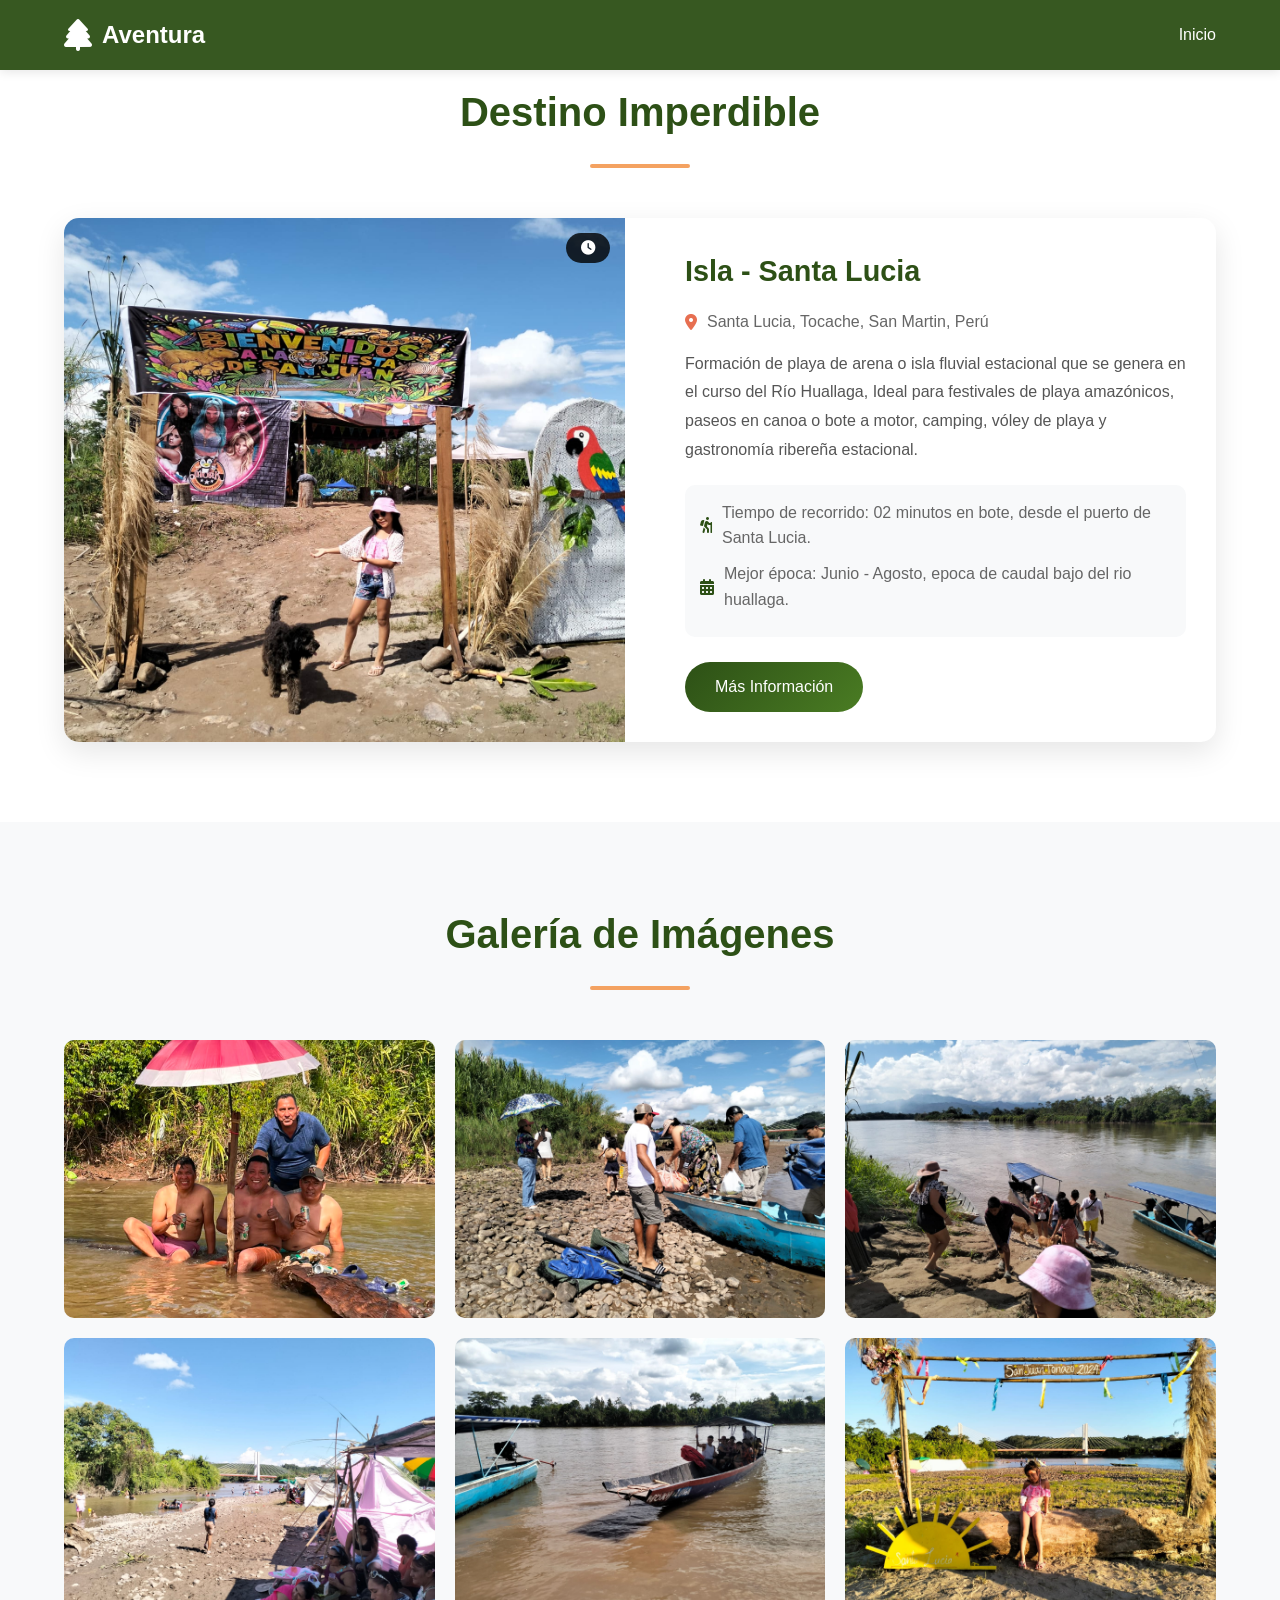
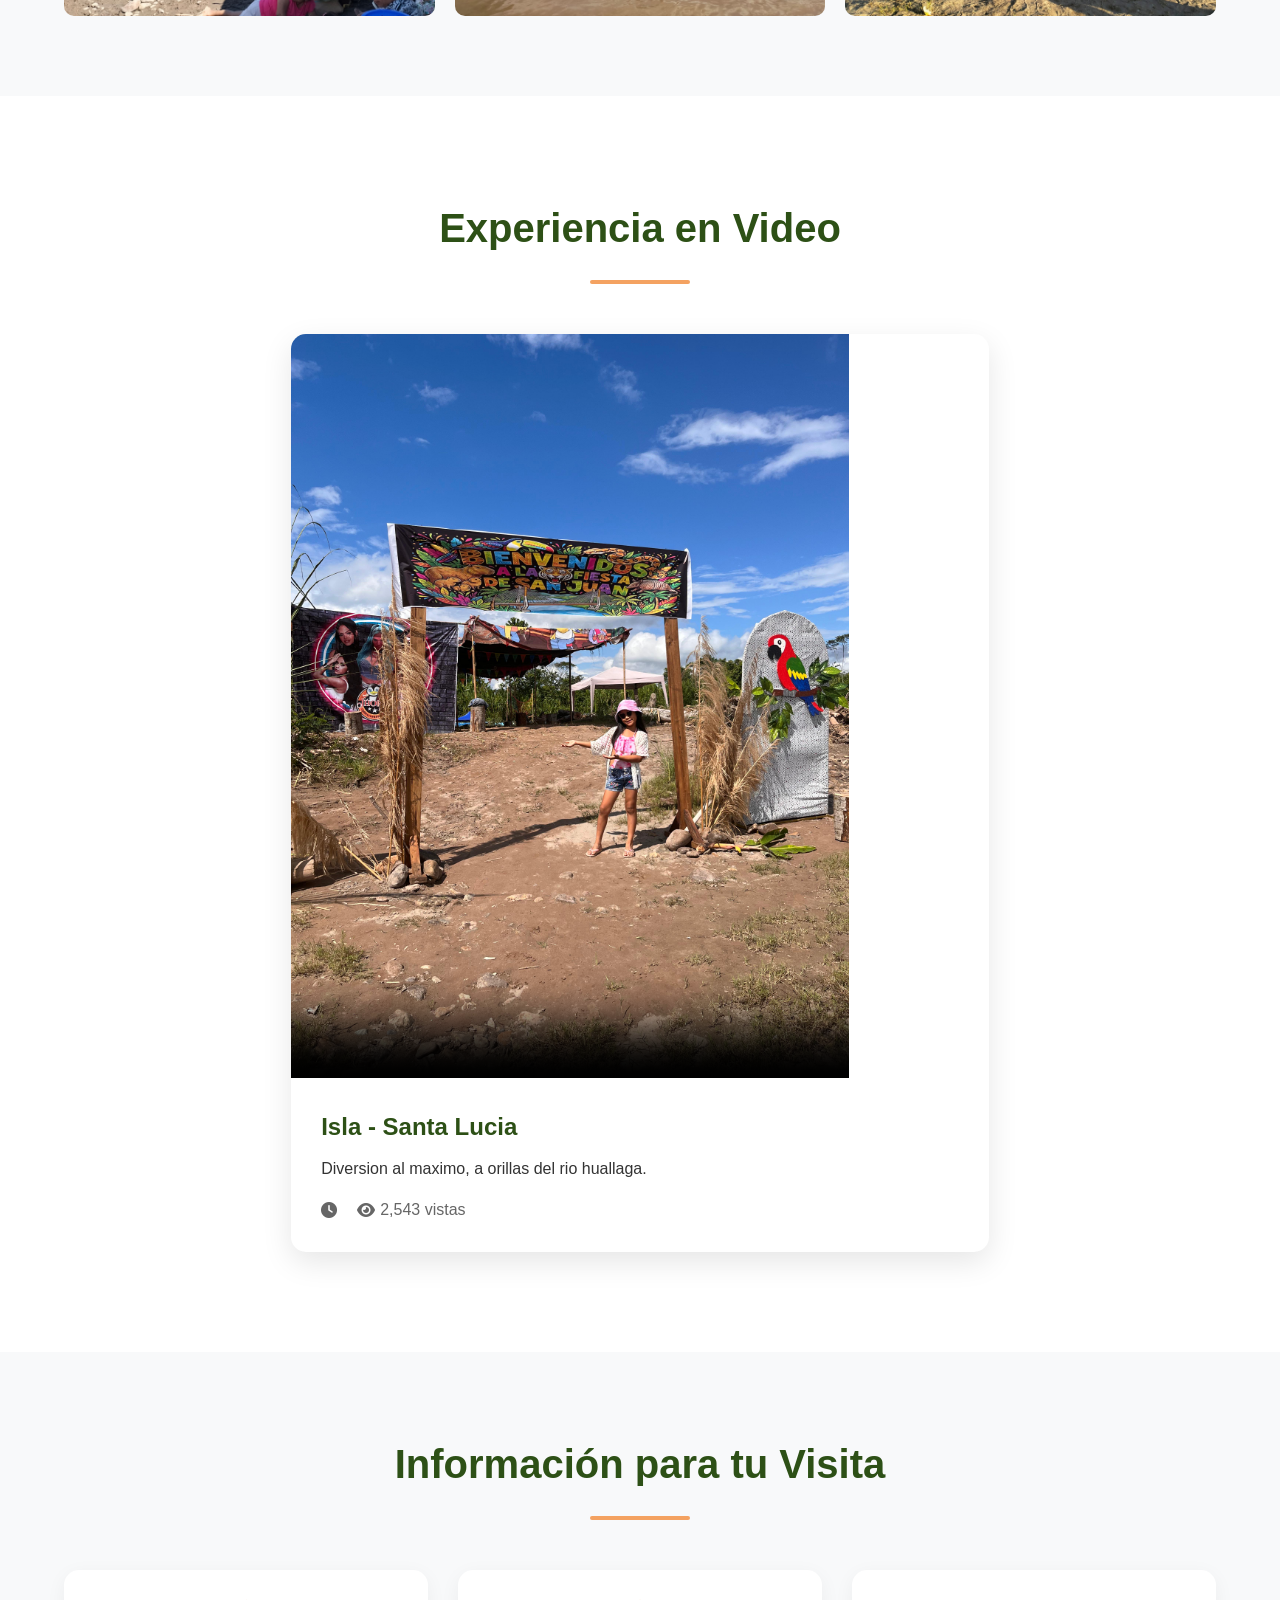
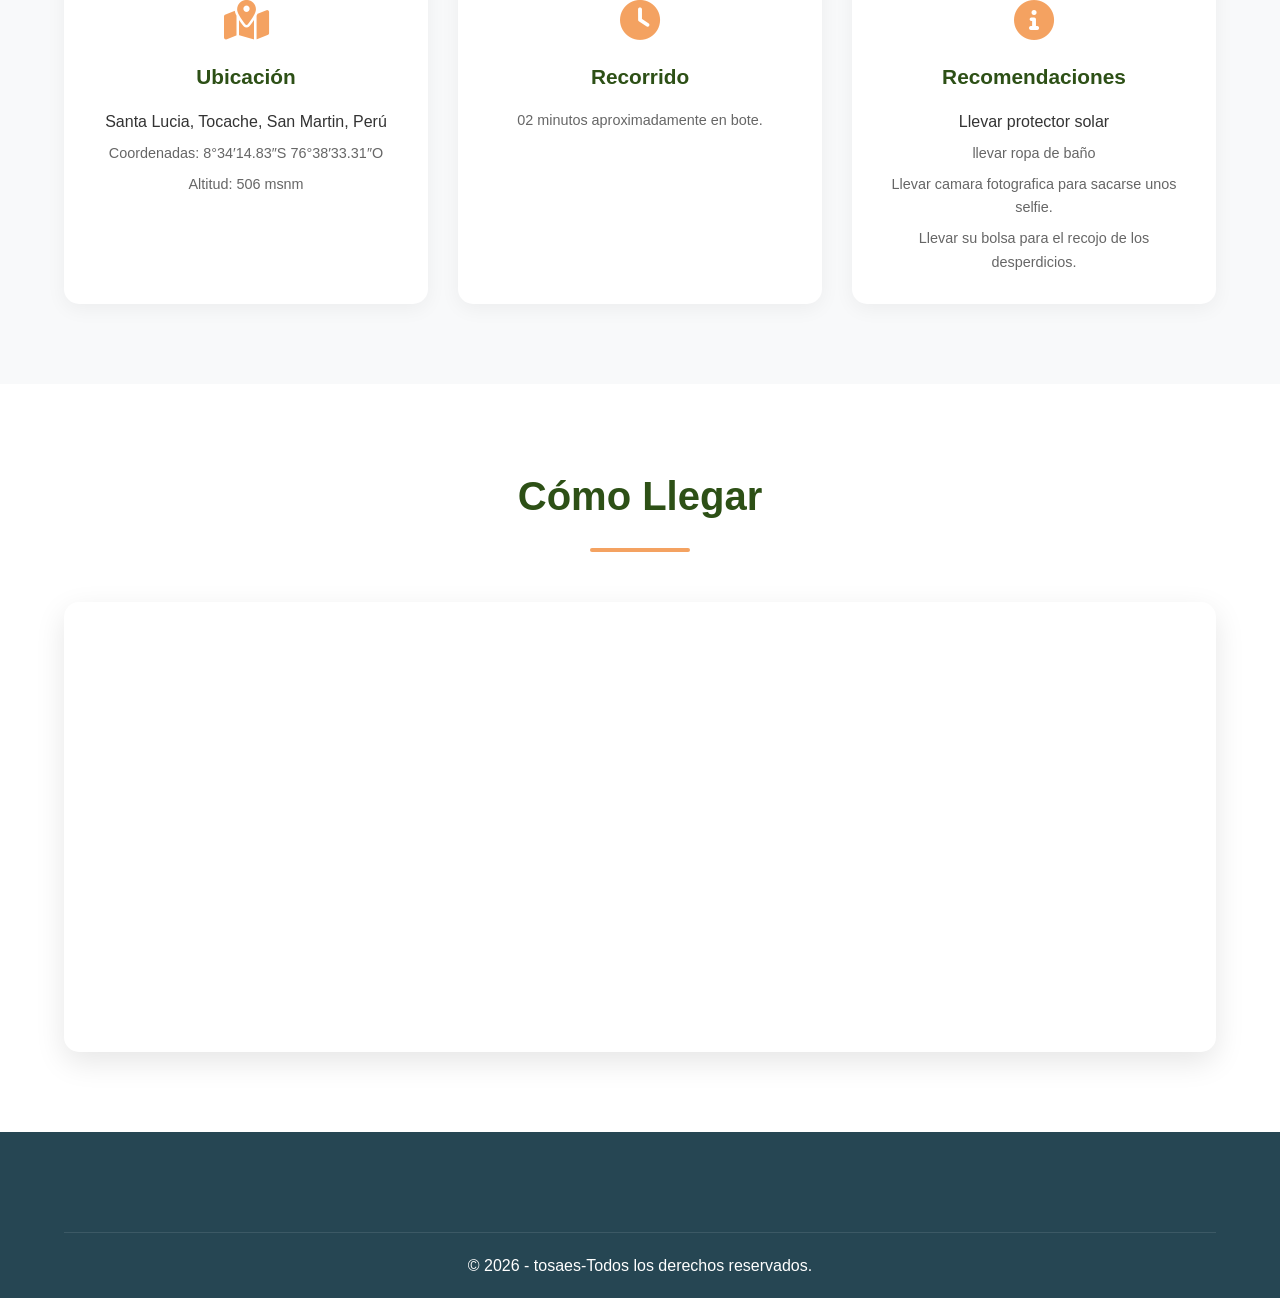
<file: isla.html>
<!DOCTYPE html>
<html lang="es">
<head>
    <meta charset="UTF-8">
    <meta name="viewport" content="width=device-width, initial-scale=1.0">
    <title>Conozca Santa Lucia</title>
    <link rel="stylesheet" href="https://cdnjs.cloudflare.com/ajax/libs/font-awesome/6.0.0-beta3/css/all.min.css">
    <link rel="stylesheet" href="css/tur-styles.css">
</head>
<body>
    <!-- Header/Navbar -->
    <header class="header">
        <nav class="navbar">
            <div class="logo">
                <i class="fa-solid fa-tree"></i>
                <span>Aventura</span>
            </div>
            <ul class="nav-menu">
                <li><a href="index.html">Inicio</a></li>
                <!--<li><a href="#destinos">Destinos</a></li>
                <li><a href="#galeria">Galería</a></li>
                <li><a href="#informacion">Información</a></li>
                <li><a href="#contacto">Contacto</a></li>-->
            </ul>
            <div class="menu-toggle">
                <i class="fas fa-bars"></i>
            </div>
        </nav>
    </header>

    <!-- Sección Principal -->
    
    <!-- Sección de Destinos -->
    <section id="destinos" class="destinos">
        <h2>Destino Imperdible</h2>
        <div class="destinos-grid">
            <!-- Destino 1 -->
            <div class="destino-card">
                <div class="destino-imagen">
                    <img src="img/isla1.jpeg" alt="santa lucia">
                    <div class="destino-overlay">
                        <span class="tiempo-badge">
                            <i class="fas fa-clock"></i> 
                        </span>
                    </div>
                </div>
                <div class="destino-info">
                    <h3>Isla - Santa Lucia</h3>
                    <div class="ubicacion">
                        <i class="fas fa-map-marker-alt"></i>
                        <p>Santa Lucia, Tocache, San Martin, Perú</p>
                    </div>
                    <p class="descripcion">
                        Formación de playa de arena o isla fluvial estacional que se genera en 
                        el curso del Río Huallaga, Ideal para festivales de playa amazónicos, 
                        paseos en canoa o bote a motor, camping, vóley de playa y gastronomía ribereña estacional.
                    </p>
                    <div class="detalles">
                        <div class="detalle-item">
                            <i class="fas fa-hiking"></i>
                            <span>Tiempo de recorrido: 02 minutos en bote, desde el puerto de Santa Lucia.</span>
                        </div>

                        <div class="detalle-item">
                            <i class="fas fa-calendar-alt"></i>
                            <span>Mejor época: Junio - Agosto, epoca de caudal bajo del rio huallaga.</span>
                        </div>
                    </div>
                    <a href="#" class="btn-destino">Más Información</a>
                </div>
            </div>

        </div>
    </section>

    <!-- Galería de Imágenes -->
    <section id="galeria" class="galeria">
        <h2>Galería de Imágenes</h2>
        <div class="galeria-grid">
            <div class="galeria-item">
                <img src="img/isla2.jpeg" alt="Vista panorámica">
                <div class="galeria-overlay">
                    <h3>Entre amigos</h3>
                    <p>Disfrutar de un refrescante baño entre patas.</p>
                </div>
            </div>
            <div class="galeria-item">
                <img src="img/isla8.jpeg" alt="Templo del Sol">
                <div class="galeria-overlay">
                    <h3>Bienvenidos</h3>
                    <p>Muchas familias acuden a pasar un buen fin de semana</p>
                </div>
            </div>
            <div class="galeria-item">
                <img src="img/isla9.jpeg" alt="Camino Inca">
                <div class="galeria-overlay">
                    <h3>Salir de la rutina</h3>
                    <p>salir de la rutina y darse un paseo en bote.</p>
                </div>
            </div>

            <div class="galeria-item">
                <img src="img/isla10.jpeg" alt="Camino Inca">
                <div class="galeria-overlay">
                    <h3>En familia</h3>
                    <p>A disfrutar los ricos juanes en familia en las fiestas de san juan.</p>
                </div>
            </div>

            <div class="galeria-item">
                <img src="img/isla11.jpeg" alt="Camino Inca">
                <div class="galeria-overlay">
                    <h3>Paseo en bote</h3>
                    <p>Disfruta pasear en bote.</p>
                </div>
            </div>

            <div class="galeria-item">
                <img src="img/isla.jpeg" alt="Camino Inca">
                <div class="galeria-overlay">
                    <h3>Arena y sol</h3>
                    <p>una maravillosa tarde.</p>
                </div>
            </div>
        </div>
    </section>

    <!-- Sección de Video -->
    <section class="video-section">
        <h2>Experiencia en Video</h2>
        <div class="video-container">
            <div class="video-wrapper">
                <video controls poster="img/isla3.jpeg">
                    <source src="https://www.muniaucayacu.gob.pe/msantalu/isla-amor.mp4" type="video/mp4">
                    Tu navegador no soporta el elemento de video.
                </video>
                <div class="video-info">
                    <h3>Isla - Santa Lucia</h3>
                    <p>Diversion al maximo, a orillas del rio huallaga.</p>
                    <div class="video-detalles">
                        <span><i class="fas fa-clock"></i> </span>
                        <span><i class="fas fa-eye"></i> 2,543 vistas</span>
                    </div>
                </div>
            </div>
        </div>
    </section>

    <!-- Información Detallada -->
    <section id="informacion" class="informacion">
        <h2>Información para tu Visita</h2>
        <div class="info-grid">
            <div class="info-card">
                <i class="fas fa-map-marked-alt"></i>
                <h3>Ubicación</h3>
                <p>Santa Lucia, Tocache, San Martin, Perú</p>
                <p class="info-detalle">Coordenadas: 8°34′14.83″S 76°38′33.31″O</p>
                <p class="info-detalle">Altitud: 506 msnm</p>
            </div>
            
            <div class="info-card">
                <i class="fas fa-clock"></i>
                <h3>Recorrido</h3>
                <p class="info-detalle">02 minutos aproximadamente en bote.</p>
            </div>
            
            <!--<div class="info-card">
                <i class="fas fa-ticket-alt"></i>
                <h3>Entradas y Precios</h3>
                <p>Adultos: S/ 152.00</p>
                <p class="info-detalle">Estudiantes: S/ 77.00</p>
                <p class="info-detalle">Niños: S/ 70.00</p>
                <p class="info-detalle">Reserva anticipada requerida</p>
            </div>-->
            
            <div class="info-card">
                <i class="fas fa-info-circle"></i>
                <h3>Recomendaciones</h3>
                <p>Llevar protector solar</p>
                <p class="info-detalle">llevar ropa de baño</p>
                <p class="info-detalle">Llevar camara fotografica para sacarse unos selfie.</p>
                <p class="info-detalle">Llevar su bolsa para el recojo de los desperdicios.</p>
            </div>
        </div>
    </section>

    <!-- Mapa -->
    <section class="mapa-section">
        <h2>Cómo Llegar</h2>
        <div class="mapa-container">
            <iframe 
                src="https://www.google.com/maps/embed?pb=!1m14!1m12!1m3!1d3120.05607710069!2d-76.38301940717645!3d-8.340872338848348!2m3!1f0!2f0!3f0!3m2!1i1024!2i768!4f13.1!5e1!3m2!1ses!2spe!4v1782656183377!5m2!1ses!2spe"
                width="100%" 
                height="450" 
                style="border:0;" 
                allowfullscreen="" 
                loading="lazy">
            </iframe>
        </div>
    </section>

    <!-- Sección de Contacto -->
    <!--<section id="contacto" class="contacto">
        <h2>Reserva tu Aventura</h2>
        <div class="contacto-container">
            <form class="contacto-form">
                <div class="form-group">
                    <label for="nombre">Nombre completo</label>
                    <input type="text" id="nombre" required>
                </div>
                <div class="form-group">
                    <label for="email">Correo electrónico</label>
                    <input type="email" id="email" required>
                </div>
                <div class="form-group">
                    <label for="fecha">Fecha deseada</label>
                    <input type="date" id="fecha" required>
                </div>
                <div class="form-group">
                    <label for="personas">Número de personas</label>
                    <input type="number" id="personas" min="1" max="20" required>
                </div>
                <div class="form-group">
                    <label for="mensaje">Mensaje o consulta</label>
                    <textarea id="mensaje" rows="4"></textarea>
                </div>
                <button type="submit" class="btn-primary">Enviar Consulta</button>
            </form>
            <div class="contacto-info">
                <h3>Información de Contacto</h3>
                <div class="info-contacto-item">
                    <i class="fas fa-phone"></i>
                    <p>+51 984 567 890</p>
                </div>
                <div class="info-contacto-item">
                    <i class="fas fa-envelope"></i>
                    <p>info@turismoaventura.com</p>
                </div>
                <div class="info-contacto-item">
                    <i class="fas fa-map-marker-alt"></i>
                    <p>Av. Sol 456, Cusco, Perú</p>
                </div>
                <div class="redes-sociales">
                    <a href="#"><i class="fab fa-facebook"></i></a>
                    <a href="#"><i class="fab fa-instagram"></i></a>
                    <a href="#"><i class="fab fa-youtube"></i></a>
                    <a href="#"><i class="fab fa-whatsapp"></i></a>
                </div>
            </div>
        </div>
    </section>-->

    <!-- Footer -->
    <footer class="footer">
        <!--<div class="footer-content">
            <div class="footer-section">
                <h3>Turismo Aventura</h3>
                <p>Tu agencia de viajes de confianza para descubrir las maravillas del Perú.</p>
            </div>
            <div class="footer-section">
                <h3>Enlaces Rápidos</h3>
                <ul>
                    <li><a href="#inicio">Inicio</a></li>
                    <li><a href="#destinos">Destinos</a></li>
                    <li><a href="#galeria">Galería</a></li>
                    <li><a href="#contacto">Contacto</a></li>
                </ul>
            </div>
            <div class="footer-section">
                <h3>Newsletter</h3>
                <p>Suscríbete para recibir ofertas especiales</p>
                <form class="newsletter-form">
                    <input type="email" placeholder="Tu email">
                    <button type="submit">Suscribir</button>
                </form>
            </div>
        </div>-->
        <div class="footer-bottom">
            <p>&copy; 2026 - tosaes-Todos los derechos reservados.</p>
        </div>
    </footer>

    <script src="js/tur-script.js"></script>
</body>
</html>
</file>
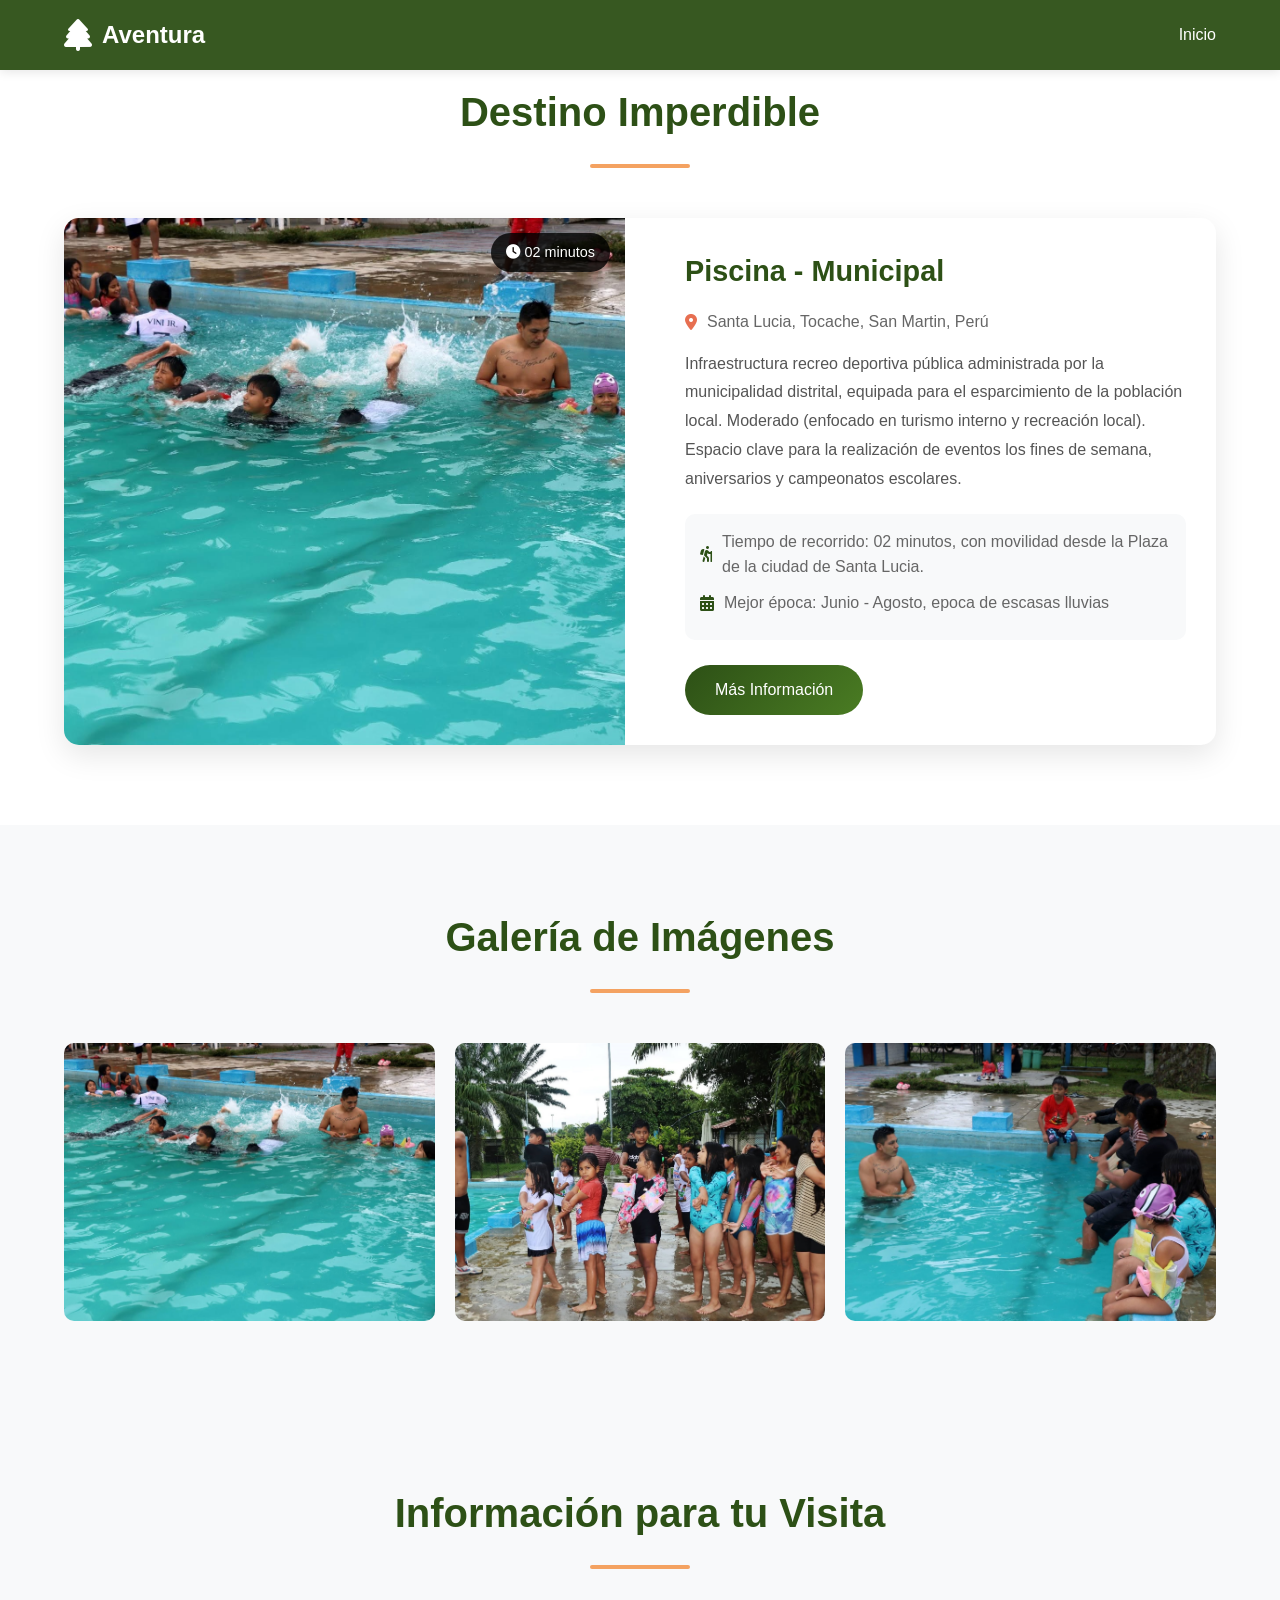
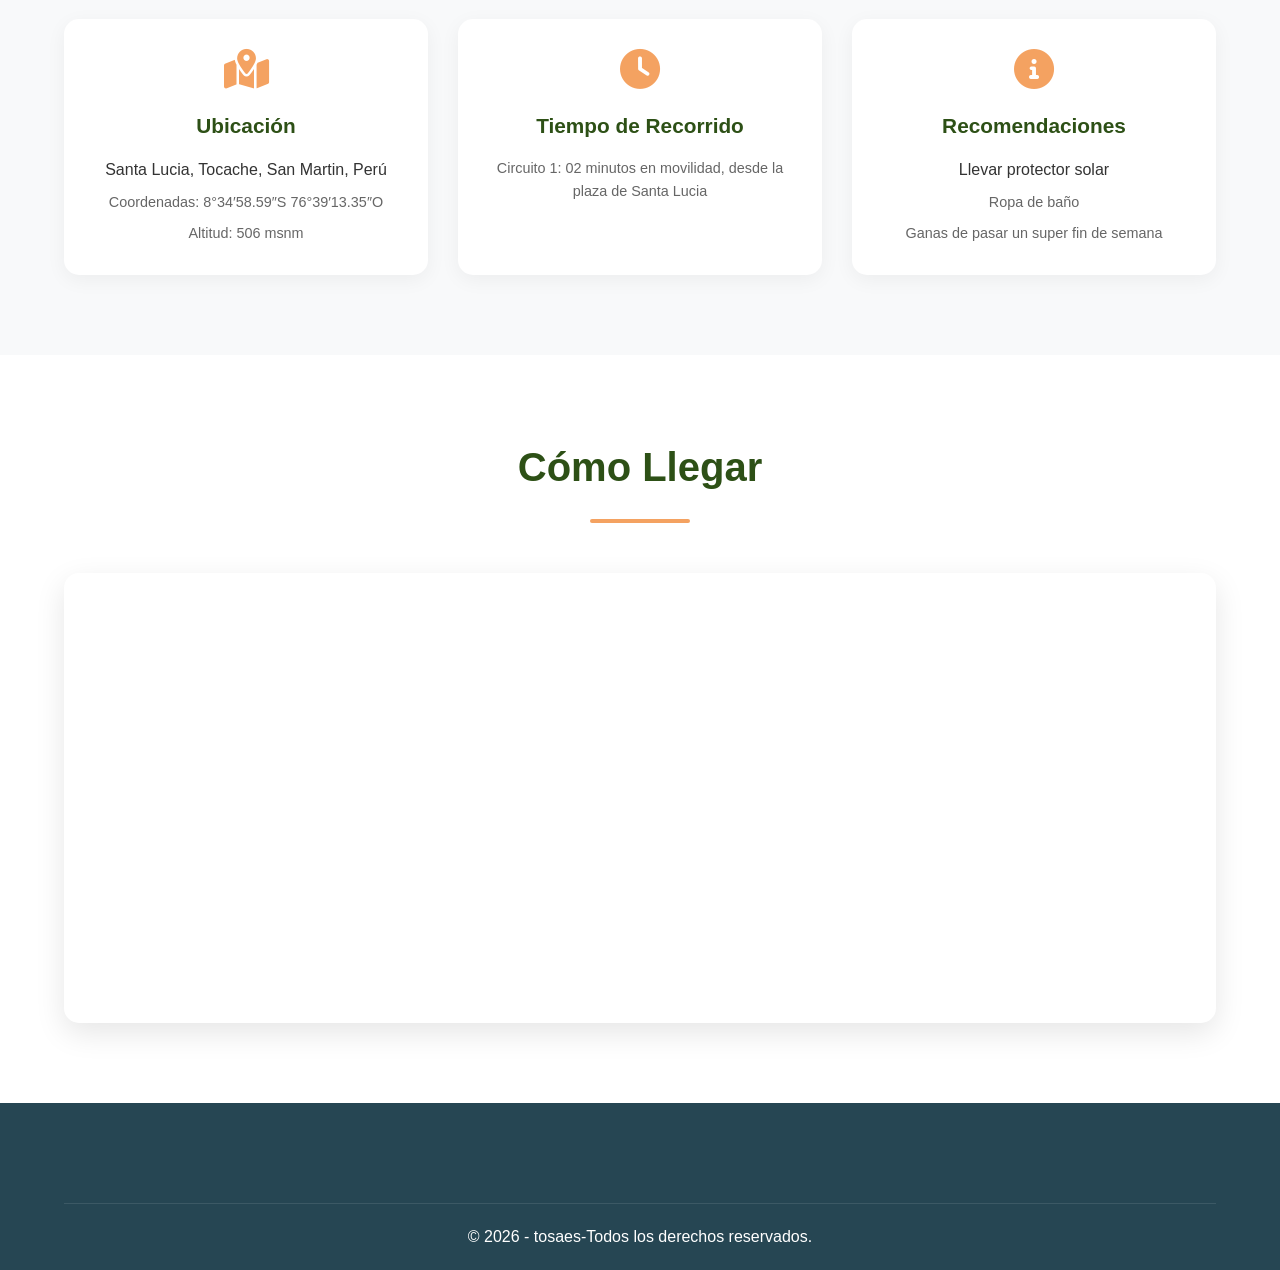
<file: piscina.html>
<!DOCTYPE html>
<html lang="es">
<head>
    <meta charset="UTF-8">
    <meta name="viewport" content="width=device-width, initial-scale=1.0">
    <title>Conozca Santa Lucia</title>
    <link rel="stylesheet" href="https://cdnjs.cloudflare.com/ajax/libs/font-awesome/6.0.0-beta3/css/all.min.css">
    <link rel="stylesheet" href="css/tur-styles.css">
</head>
<body>
    <!-- Header/Navbar -->
    <header class="header">
        <nav class="navbar">
            <div class="logo">
                <i class="fa-solid fa-tree"></i>
                <span>Aventura</span>
            </div>
            <ul class="nav-menu">
                <li><a href="index.html">Inicio</a></li>
                <!--<li><a href="#destinos">Destinos</a></li>
                <li><a href="#galeria">Galería</a></li>
                <li><a href="#informacion">Información</a></li>
                <li><a href="#contacto">Contacto</a></li>-->
            </ul>
            <div class="menu-toggle">
                <i class="fas fa-bars"></i>
            </div>
        </nav>
    </header>

    <!-- Sección Principal -->
    
    <!-- Sección de Destinos -->
    <section id="destinos" class="destinos">
        <h2>Destino Imperdible</h2>
        <div class="destinos-grid">
            <!-- Destino 1 -->
            <div class="destino-card">
                <div class="destino-imagen">
                    <img src="img/piscina.jpg" alt="santa lucia">
                    <div class="destino-overlay">
                        <span class="tiempo-badge">
                            <i class="fas fa-clock"></i> 02 minutos
                        </span>
                    </div>
                </div>
                <div class="destino-info">
                    <h3>Piscina - Municipal</h3>
                    <div class="ubicacion">
                        <i class="fas fa-map-marker-alt"></i>
                        <p>Santa Lucia, Tocache, San Martin, Perú</p>
                    </div>
                    <p class="descripcion">
                        Infraestructura recreo deportiva pública administrada por la municipalidad distrital, 
                        equipada para el esparcimiento de la población local. 
                        Moderado (enfocado en turismo interno y recreación local). Espacio clave para la realización 
                        de eventos los fines de semana, aniversarios y campeonatos escolares.
                    </p>
                    <div class="detalles">
                        <div class="detalle-item">
                            <i class="fas fa-hiking"></i>
                            <span>Tiempo de recorrido: 02 minutos, con movilidad desde la Plaza de la ciudad de Santa Lucia.</span>
                        </div>

                        <div class="detalle-item">
                            <i class="fas fa-calendar-alt"></i>
                            <span>Mejor época: Junio - Agosto, epoca de escasas lluvias</span>
                        </div>
                    </div>
                    <a href="#" class="btn-destino">Más Información</a>
                </div>
            </div>

        </div>
    </section>

    <!-- Galería de Imágenes -->
    <section id="galeria" class="galeria">
        <h2>Galería de Imágenes</h2>
        <div class="galeria-grid">
            <div class="galeria-item">
                <img src="img/piscina.jpg" alt="Vista panorámica">
                <div class="galeria-overlay">
                    <h3>Un buen fin de semana</h3>
                    <p>refrescando la tarde</p>
                </div>
            </div>
            <div class="galeria-item">
                <img src="img/piscina1.jpg" alt="Templo del Sol">
                <div class="galeria-overlay">
                    <h3>Vacaciones útiles</h3>
                    <p>ejercicios basicos</p>
                </div>
            </div>
            <div class="galeria-item">
                <img src="img/piscina2.jpg" alt="Camino Inca">
                <div class="galeria-overlay">
                    <h3>Vacaciones útiles</h3>
                    <p>aprendiendo a nadar</p>
                </div>
            </div>
        </div>
    </section>

    <!-- Sección de Video -->
    <!--<section class="video-section">
        <h2>Experiencia en Video</h2>
        <div class="video-container">
            <div class="video-wrapper">
                <video controls poster="img/galeria1.jpg">
                    <source src="img/laguna.mp4" type="video/mp4">
                    Tu navegador no soporta el elemento de video.
                </video>
                <div class="video-info">
                    <h3>Laguna de Villa Hermosa</h3>
                    <p>Nacimineto de este potencial atractivo turístico</p>
                    <div class="video-detalles">
                        <span><i class="fas fa-clock"></i> </span>
                        <span><i class="fas fa-eye"></i> 2,543 vistas</span>
                    </div>
                </div>
            </div>
        </div>
    </section>-->

    <!-- Información Detallada -->
    <section id="informacion" class="informacion">
        <h2>Información para tu Visita</h2>
        <div class="info-grid">
            <div class="info-card">
                <i class="fas fa-map-marked-alt"></i>
                <h3>Ubicación</h3>
                <p>Santa Lucia, Tocache, San Martin, Perú</p>
                <p class="info-detalle">Coordenadas: 8°34′58.59″S 76°39′13.35″O</p>
                <p class="info-detalle">Altitud: 506 msnm</p>
            </div>
            
            <div class="info-card">
                <i class="fas fa-clock"></i>
                <h3>Tiempo de Recorrido</h3>
                <p class="info-detalle">Circuito 1: 02 minutos en movilidad, desde la plaza de Santa Lucia</p>
            </div>
            
            <!--<div class="info-card">
                <i class="fas fa-ticket-alt"></i>
                <h3>Entradas y Precios</h3>
                <p>Adultos: S/ 152.00</p>
                <p class="info-detalle">Estudiantes: S/ 77.00</p>
                <p class="info-detalle">Niños: S/ 70.00</p>
                <p class="info-detalle">Reserva anticipada requerida</p>
            </div>-->
            
            <div class="info-card">
                <i class="fas fa-info-circle"></i>
                <h3>Recomendaciones</h3>
                <p>Llevar protector solar</p>
                <p class="info-detalle">Ropa de baño</p>
                <p class="info-detalle">Ganas de pasar un super fin de semana</p>
            </div>
        </div>
    </section>

    <!-- Mapa -->
    <section class="mapa-section">
        <h2>Cómo Llegar</h2>
        <div class="mapa-container">
            <iframe 
                src="https://www.google.com/maps/embed?pb=!1m24!1m12!1m3!1d3120.0090826151704!2d-76.3914550405141!3d-8.346756479630342!2m3!1f0!2f0!3f0!3m2!1i1024!2i768!4f13.1!4m9!3e2!4m3!3m2!1d-8.3468168!2d-76.3875202!4m3!3m2!1d-8.3460241!2d-76.3913468!5e1!3m2!1ses!2spe!4v1782622709603!5m2!1ses!2spe"
                width="100%" 
                height="450" 
                style="border:0;" 
                allowfullscreen="" 
                loading="lazy">
            </iframe>
        </div>
    </section>

    <!-- Sección de Contacto -->
    <!--<section id="contacto" class="contacto">
        <h2>Reserva tu Aventura</h2>
        <div class="contacto-container">
            <form class="contacto-form">
                <div class="form-group">
                    <label for="nombre">Nombre completo</label>
                    <input type="text" id="nombre" required>
                </div>
                <div class="form-group">
                    <label for="email">Correo electrónico</label>
                    <input type="email" id="email" required>
                </div>
                <div class="form-group">
                    <label for="fecha">Fecha deseada</label>
                    <input type="date" id="fecha" required>
                </div>
                <div class="form-group">
                    <label for="personas">Número de personas</label>
                    <input type="number" id="personas" min="1" max="20" required>
                </div>
                <div class="form-group">
                    <label for="mensaje">Mensaje o consulta</label>
                    <textarea id="mensaje" rows="4"></textarea>
                </div>
                <button type="submit" class="btn-primary">Enviar Consulta</button>
            </form>
            <div class="contacto-info">
                <h3>Información de Contacto</h3>
                <div class="info-contacto-item">
                    <i class="fas fa-phone"></i>
                    <p>+51 984 567 890</p>
                </div>
                <div class="info-contacto-item">
                    <i class="fas fa-envelope"></i>
                    <p>info@turismoaventura.com</p>
                </div>
                <div class="info-contacto-item">
                    <i class="fas fa-map-marker-alt"></i>
                    <p>Av. Sol 456, Cusco, Perú</p>
                </div>
                <div class="redes-sociales">
                    <a href="#"><i class="fab fa-facebook"></i></a>
                    <a href="#"><i class="fab fa-instagram"></i></a>
                    <a href="#"><i class="fab fa-youtube"></i></a>
                    <a href="#"><i class="fab fa-whatsapp"></i></a>
                </div>
            </div>
        </div>
    </section>-->

    <!-- Footer -->
    <footer class="footer">
        <!--<div class="footer-content">
            <div class="footer-section">
                <h3>Turismo Aventura</h3>
                <p>Tu agencia de viajes de confianza para descubrir las maravillas del Perú.</p>
            </div>
            <div class="footer-section">
                <h3>Enlaces Rápidos</h3>
                <ul>
                    <li><a href="#inicio">Inicio</a></li>
                    <li><a href="#destinos">Destinos</a></li>
                    <li><a href="#galeria">Galería</a></li>
                    <li><a href="#contacto">Contacto</a></li>
                </ul>
            </div>
            <div class="footer-section">
                <h3>Newsletter</h3>
                <p>Suscríbete para recibir ofertas especiales</p>
                <form class="newsletter-form">
                    <input type="email" placeholder="Tu email">
                    <button type="submit">Suscribir</button>
                </form>
            </div>
        </div>-->
        <div class="footer-bottom">
            <p>&copy; 2026 - tosaes-Todos los derechos reservados.</p>
        </div>
    </footer>

    <script src="js/tur-script.js"></script>
</body>
</html>
</file>
<file: css/tur-styles.css>
/* Variables y Reset */
:root {
    --primary-color: #2d5016;
    --secondary-color: #f4a261;
    --accent-color: #e76f51;
    --dark-color: #264653;
    --light-color: #f8f9fa;
    --text-color: #333;
    --white: #ffffff;
    --gradient: linear-gradient(135deg, #2d5016, #4a7c23);
}

* {
    margin: 0;
    padding: 0;
    box-sizing: border-box;
}

html {
    scroll-behavior: smooth;
}

body {
    font-family: 'Segoe UI', Tahoma, Geneva, Verdana, sans-serif;
    line-height: 1.6;
    color: var(--text-color);
    overflow-x: hidden;
}

/* Header y Navegación */
.header {
    position: fixed;
    top: 0;
    left: 0;
    width: 100%;
    background: rgba(45, 80, 22, 0.95);
    backdrop-filter: blur(10px);
    z-index: 1000;
    box-shadow: 0 2px 10px rgba(0,0,0,0.1);
}

.navbar {
    display: flex;
    justify-content: space-between;
    align-items: center;
    padding: 1rem 5%;
    max-width: 1400px;
    margin: 0 auto;
}

.logo {
    display: flex;
    align-items: center;
    gap: 10px;
    color: var(--white);
    font-size: 1.5rem;
    font-weight: bold;
}

.logo i {
    font-size: 2rem;
}

.nav-menu {
    display: flex;
    list-style: none;
    gap: 2rem;
}

.nav-menu a {
    color: var(--white);
    text-decoration: none;
    font-weight: 500;
    transition: color 0.3s;
    position: relative;
}

.nav-menu a::after {
    content: '';
    position: absolute;
    bottom: -5px;
    left: 0;
    width: 0;
    height: 2px;
    background: var(--secondary-color);
    transition: width 0.3s;
}

.nav-menu a:hover::after {
    width: 100%;
}

.menu-toggle {
    display: none;
    color: var(--white);
    font-size: 1.5rem;
    cursor: pointer;
}

/* Hero Section */
.hero {
    height: 100vh;
    position: relative;
    display: flex;
    align-items: center;
    justify-content: center;
    text-align: center;
    color: var(--white);
    overflow: hidden;
}

.hero-video {
    position: absolute;
    top: 0;
    left: 0;
    width: 80%;
    height: 80%;
    object-fit: cover;
    z-index: -2;
}

.hero-overlay {
    position: absolute;
    top: 0;
    left: 0;
    width: 100%;
    height: 100%;
    background: rgba(0,0,0,0.5);
    z-index: -1;
}

.hero-content {
    z-index: 1;
    padding: 0 20px;
}

.hero-content h1 {
    font-size: 4rem;
    margin-bottom: 20px;
    text-shadow: 2px 2px 4px rgba(0,0,0,0.5);
    animation: fadeInUp 1s ease;
}

.hero-content p {
    font-size: 1.5rem;
    margin-bottom: 30px;
    animation: fadeInUp 1s ease 0.3s backwards;
}

.btn-primary {
    display: inline-block;
    padding: 15px 40px;
    background: var(--secondary-color);
    color: var(--white);
    text-decoration: none;
    border-radius: 50px;
    font-weight: bold;
    text-transform: uppercase;
    letter-spacing: 1px;
    transition: all 0.3s;
    animation: fadeInUp 1s ease 0.6s backwards;
    border: none;
    cursor: pointer;
}

.btn-primary:hover {
    background: var(--accent-color);
    transform: translateY(-3px);
    box-shadow: 0 10px 20px rgba(0,0,0,0.2);
}

@keyframes fadeInUp {
    from {
        opacity: 0;
        transform: translateY(30px);
    }
    to {
        opacity: 1;
        transform: translateY(0);
    }
}

/* Sección Destinos */
.destinos {
    padding: 80px 5%;
    max-width: 1400px;
    margin: 0 auto;
}

.destinos h2,
.galeria h2,
.video-section h2,
.informacion h2,
.mapa-section h2,
.contacto h2 {
    text-align: center;
    font-size: 2.5rem;
    margin-bottom: 50px;
    color: var(--primary-color);
    position: relative;
}

.destinos h2::after,
.galeria h2::after,
.video-section h2::after,
.informacion h2::after,
.mapa-section h2::after,
.contacto h2::after {
    content: '';
    display: block;
    width: 100px;
    height: 4px;
    background: var(--secondary-color);
    margin: 20px auto 0;
    border-radius: 2px;
}

.destinos-grid {
    display: flex;
    flex-direction: column;
    gap: 40px;
}

.destino-card {
    display: grid;
    grid-template-columns: 1fr 1fr;
    gap: 30px;
    background: var(--white);
    border-radius: 15px;
    overflow: hidden;
    box-shadow: 0 10px 30px rgba(0,0,0,0.1);
    transition: transform 0.3s, box-shadow 0.3s;
}

.destino-card:hover {
    transform: translateY(-5px);
    box-shadow: 0 15px 40px rgba(0,0,0,0.2);
}

.destino-imagen {
    position: relative;
    height: 100%;
    min-height: 300px;
}

.destino-imagen img {
    width: 100%;
    height: 100%;
    object-fit: cover;
}

.destino-overlay {
    position: absolute;
    top: 15px;
    right: 15px;
}

.tiempo-badge {
    background: rgba(0,0,0,0.8);
    color: var(--white);
    padding: 8px 15px;
    border-radius: 25px;
    font-size: 0.9rem;
    display: flex;
    align-items: center;
    gap: 5px;
}

.destino-info {
    padding: 30px;
    display: flex;
    flex-direction: column;
    justify-content: center;
}

.destino-info h3 {
    font-size: 1.8rem;
    color: var(--primary-color);
    margin-bottom: 15px;
}

.ubicacion {
    display: flex;
    align-items: center;
    gap: 10px;
    margin-bottom: 15px;
    color: #666;
}

.ubicacion i {
    color: var(--accent-color);
}

.descripcion {
    margin-bottom: 20px;
    line-height: 1.8;
    color: #555;
}

.detalles {
    margin-bottom: 25px;
    background: var(--light-color);
    padding: 15px;
    border-radius: 10px;
}

.detalle-item {
    display: flex;
    align-items: center;
    gap: 10px;
    margin-bottom: 10px;
    color: #666;
}

.detalle-item i {
    color: var(--primary-color);
}

.btn-destino {
    display: inline-block;
    padding: 12px 30px;
    background: var(--gradient);
    color: var(--white);
    text-decoration: none;
    border-radius: 25px;
    text-align: center;
    transition: all 0.3s;
    align-self: flex-start;
}

.btn-destino:hover {
    background: var(--secondary-color);
    transform: translateX(5px);
}

/* Galería */
.galeria {
    padding: 80px 5%;
    background: var(--light-color);
    max-width: 1400px;
    margin: 0 auto;
}

.galeria-grid {
    display: grid;
    grid-template-columns: repeat(auto-fit, minmax(300px, 1fr));
    gap: 20px;
}

.galeria-item {
    position: relative;
    overflow: hidden;
    border-radius: 10px;
    cursor: pointer;
    aspect-ratio: 4/3;
}

.galeria-item img {
    width: 100%;
    height: 100%;
    object-fit: cover;
    transition: transform 0.5s;
}

.galeria-item:hover img {
    transform: scale(1.1);
}

.galeria-overlay {
    position: absolute;
    bottom: 0;
    left: 0;
    right: 0;
    background: linear-gradient(to top, rgba(0,0,0,0.8), transparent);
    color: var(--white);
    padding: 40px 20px 20px;
    transform: translateY(100%);
    transition: transform 0.3s;
}

.galeria-item:hover .galeria-overlay {
    transform: translateY(0);
}

.galeria-overlay h3 {
    font-size: 1.3rem;
    margin-bottom: 5px;
}

/* Sección Video */
.video-section {
    padding: 100px 5%;
    max-width: 1000px;
    margin: 0 auto;
}

.video-container {
    display: flex;
    justify-content: center;
}

.video-wrapper {
    max-width: 1000px;
    width: 80%;
    background: var(--white);
    border-radius: 15px;
    overflow: hidden;
    box-shadow: 0 10px 30px rgba(0,0,0,0.1);
}

.video-wrapper video {
    width: 80%;
    display: block;
}

.video-info {
    padding: 30px;
}

.video-info h3 {
    font-size: 1.5rem;
    color: var(--primary-color);
    margin-bottom: 10px;
}

.video-detalles {
    display: flex;
    gap: 20px;
    margin-top: 15px;
    color: #666;
}

.video-detalles span {
    display: flex;
    align-items: center;
    gap: 5px;
}

/* Información */
.informacion {
    padding: 80px 5%;
    background: var(--light-color);
    max-width: 1400px;
    margin: 0 auto;
}

.info-grid {
    display: grid;
    grid-template-columns: repeat(auto-fit, minmax(250px, 1fr));
    gap: 30px;
}

.info-card {
    background: var(--white);
    padding: 30px;
    border-radius: 15px;
    text-align: center;
    box-shadow: 0 5px 20px rgba(0,0,0,0.05);
    transition: transform 0.3s;
}

.info-card:hover {
    transform: translateY(-5px);
}

.info-card i {
    font-size: 2.5rem;
    color: var(--secondary-color);
    margin-bottom: 20px;
}

.info-card h3 {
    font-size: 1.3rem;
    color: var(--primary-color);
    margin-bottom: 15px;
}

.info-detalle {
    color: #666;
    font-size: 0.9rem;
    margin-top: 8px;
}

/* Mapa */
.mapa-section {
    padding: 80px 5%;
    max-width: 1400px;
    margin: 0 auto;
}

.mapa-container {
    border-radius: 15px;
    overflow: hidden;
    box-shadow: 0 10px 30px rgba(0,0,0,0.1);
}

.mapa-container iframe {
    display: block;
}

/* Contacto */
.contacto {
    padding: 80px 5%;
    background: var(--light-color);
    max-width: 1400px;
    margin: 0 auto;
}

.contacto-container {
    display: grid;
    grid-template-columns: 1fr 1fr;
    gap: 50px;
    max-width: 1200px;
    margin: 0 auto;
}

.contacto-form {
    background: var(--white);
    padding: 40px;
    border-radius: 15px;
    box-shadow: 0 10px 30px rgba(0,0,0,0.1);
}

.form-group {
    margin-bottom: 20px;
}

.form-group label {
    display: block;
    margin-bottom: 8px;
    color: var(--primary-color);
    font-weight: 500;
}

.form-group input,
.form-group textarea {
    width: 100%;
    padding: 12px;
    border: 2px solid #e0e0e0;
    border-radius: 8px;
    font-size: 1rem;
    transition: border-color 0.3s;
}

.form-group input:focus,
.form-group textarea:focus {
    outline: none;
    border-color: var(--secondary-color);
}

.contacto-info {
    background: var(--gradient);
    color: var(--white);
    padding: 40px;
    border-radius: 15px;
    display: flex;
    flex-direction: column;
    justify-content: center;
}

.contacto-info h3 {
    font-size: 1.5rem;
    margin-bottom: 30px;
}

.info-contacto-item {
    display: flex;
    align-items: center;
    gap: 15px;
    margin-bottom: 20px;
}

.info-contacto-item i {
    font-size: 1.2rem;
    width: 30px;
    text-align: center;
}

.redes-sociales {
    display: flex;
    gap: 15px;
    margin-top: 30px;
}

.redes-sociales a {
    width: 40px;
    height: 40px;
    background: rgba(255,255,255,0.2);
    border-radius: 50%;
    display: flex;
    align-items: center;
    justify-content: center;
    color: var(--white);
    text-decoration: none;
    transition: background 0.3s;
}

.redes-sociales a:hover {
    background: var(--secondary-color);
}

/* Footer */
.footer {
    background: var(--dark-color);
    color: var(--white);
    padding: 60px 5% 20px;
}

.footer-content {
    display: grid;
    grid-template-columns: repeat(auto-fit, minmax(250px, 1fr));
    gap: 40px;
    max-width: 1400px;
    margin: 0 auto;
}

.footer-section h3 {
    font-size: 1.3rem;
    margin-bottom: 20px;
    color: var(--secondary-color);
}

.footer-section ul {
    list-style: none;
}

.footer-section ul li {
    margin-bottom: 10px;
}

.footer-section a {
    color: var(--white);
    text-decoration: none;
    transition: color 0.3s;
}

.footer-section a:hover {
    color: var(--secondary-color);
}

.newsletter-form {
    display: flex;
    margin-top: 15px;
}

.newsletter-form input {
    flex: 1;
    padding: 10px;
    border: none;
    border-radius: 5px 0 0 5px;
}

.newsletter-form button {
    padding: 10px 20px;
    background: var(--secondary-color);
    color: var(--white);
    border: none;
    border-radius: 0 5px 5px 0;
    cursor: pointer;
    transition: background 0.3s;
}

.newsletter-form button:hover {
    background: var(--accent-color);
}

.footer-bottom {
    text-align: center;
    margin-top: 40px;
    padding-top: 20px;
    border-top: 1px solid rgba(255,255,255,0.1);
    max-width: 1400px;
    margin: 40px auto 0;
}

/* Responsive Design */
@media (max-width: 768px) {
    .navbar {
        position: relative;
    }
    
    .nav-menu {
        display: none;
        position: absolute;
        top: 100%;
        left: 0;
        right: 0;
        background: var(--primary-color);
        flex-direction: column;
        padding: 20px;
        text-align: center;
    }
    
    .nav-menu.active {
        display: flex;
    }
    
    .menu-toggle {
        display: block;
    }
    
    .hero-content h1 {
        font-size: 2.5rem;
    }
    
    .hero-content p {
        font-size: 1.2rem;
    }
    
    .destino-card {
        grid-template-columns: 1fr;
    }
    
    .destino-imagen {
        height: 300px;
    }
    
    .contacto-container {
        grid-template-columns: 1fr;
    }
    
    .galeria-grid {
        grid-template-columns: repeat(auto-fit, minmax(250px, 1fr));
    }
}

@media (max-width: 480px) {
    .hero-content h1 {
        font-size: 2rem;
    }
    
    .info-grid {
        grid-template-columns: 1fr;
    }
    
    .footer-content {
        grid-template-columns: 1fr;
        text-align: center;
    }
    
    .redes-sociales {
        justify-content: center;
    }
}
</file>
